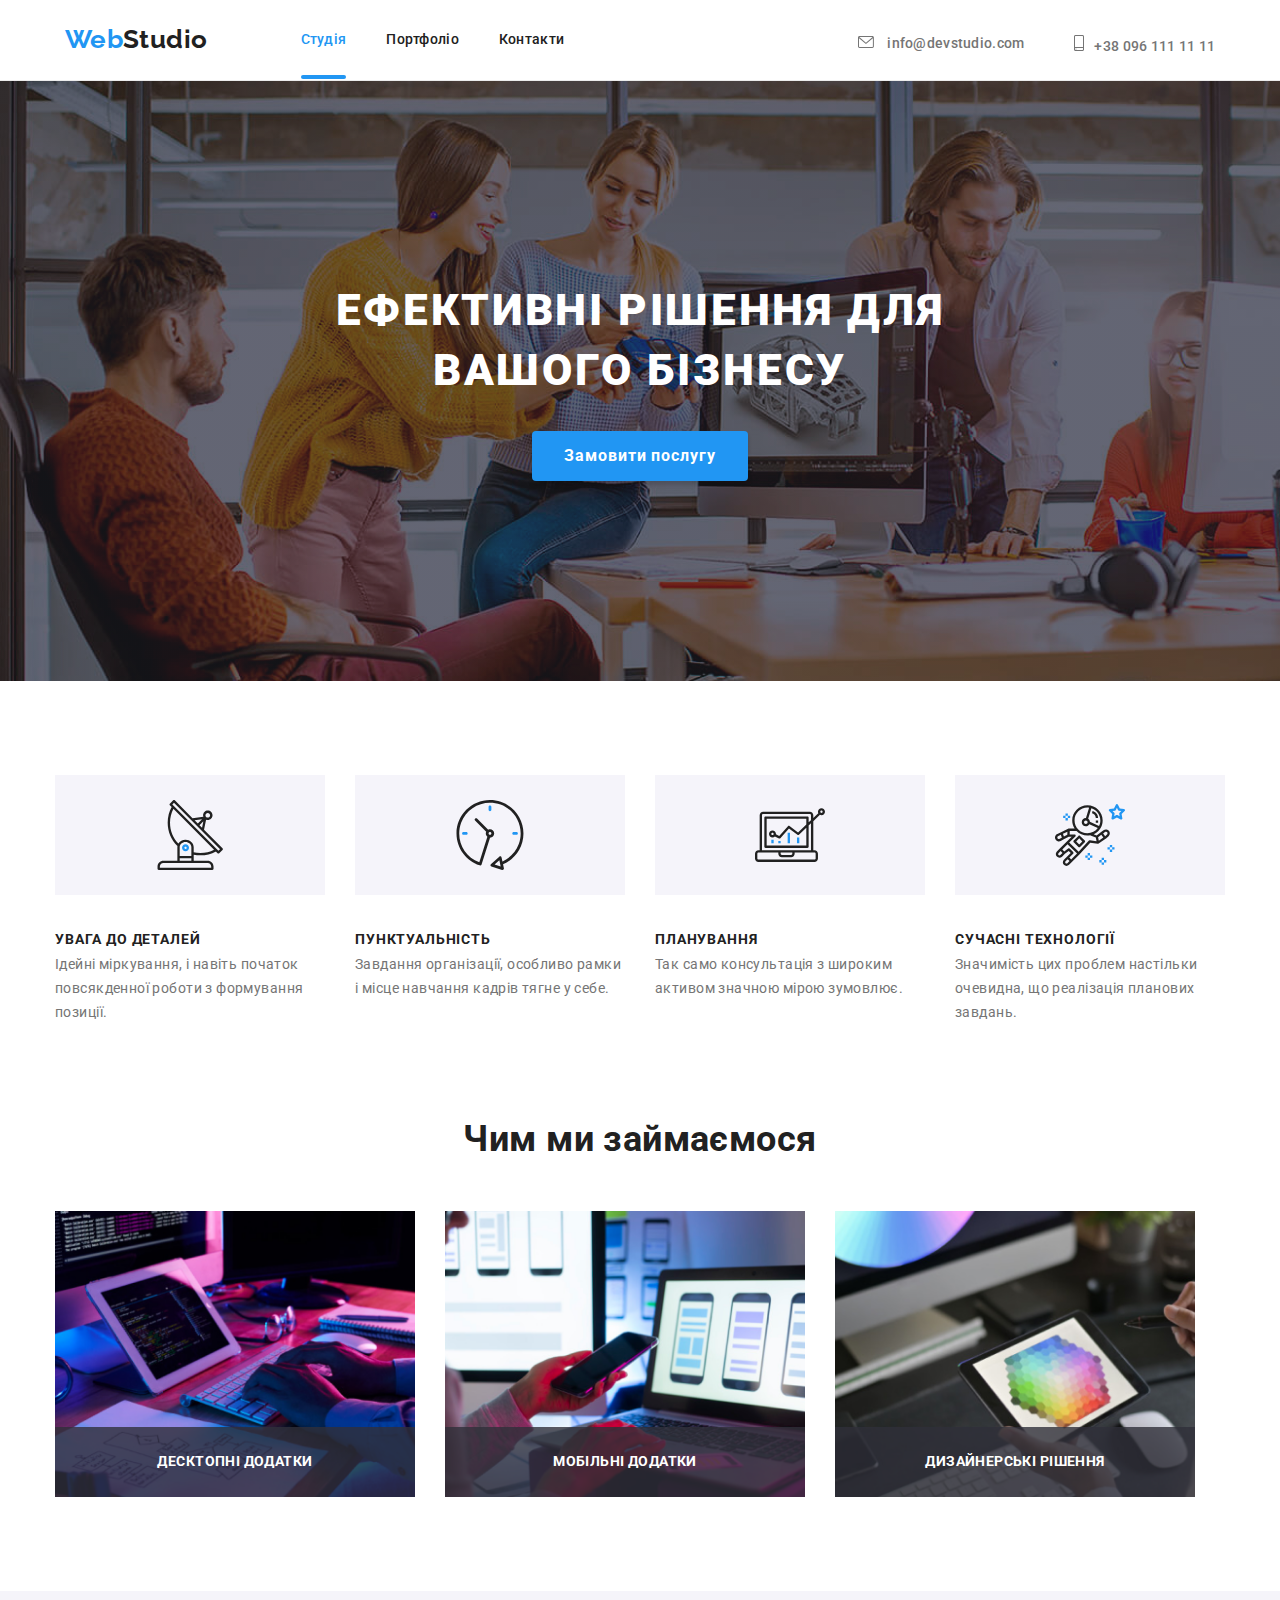
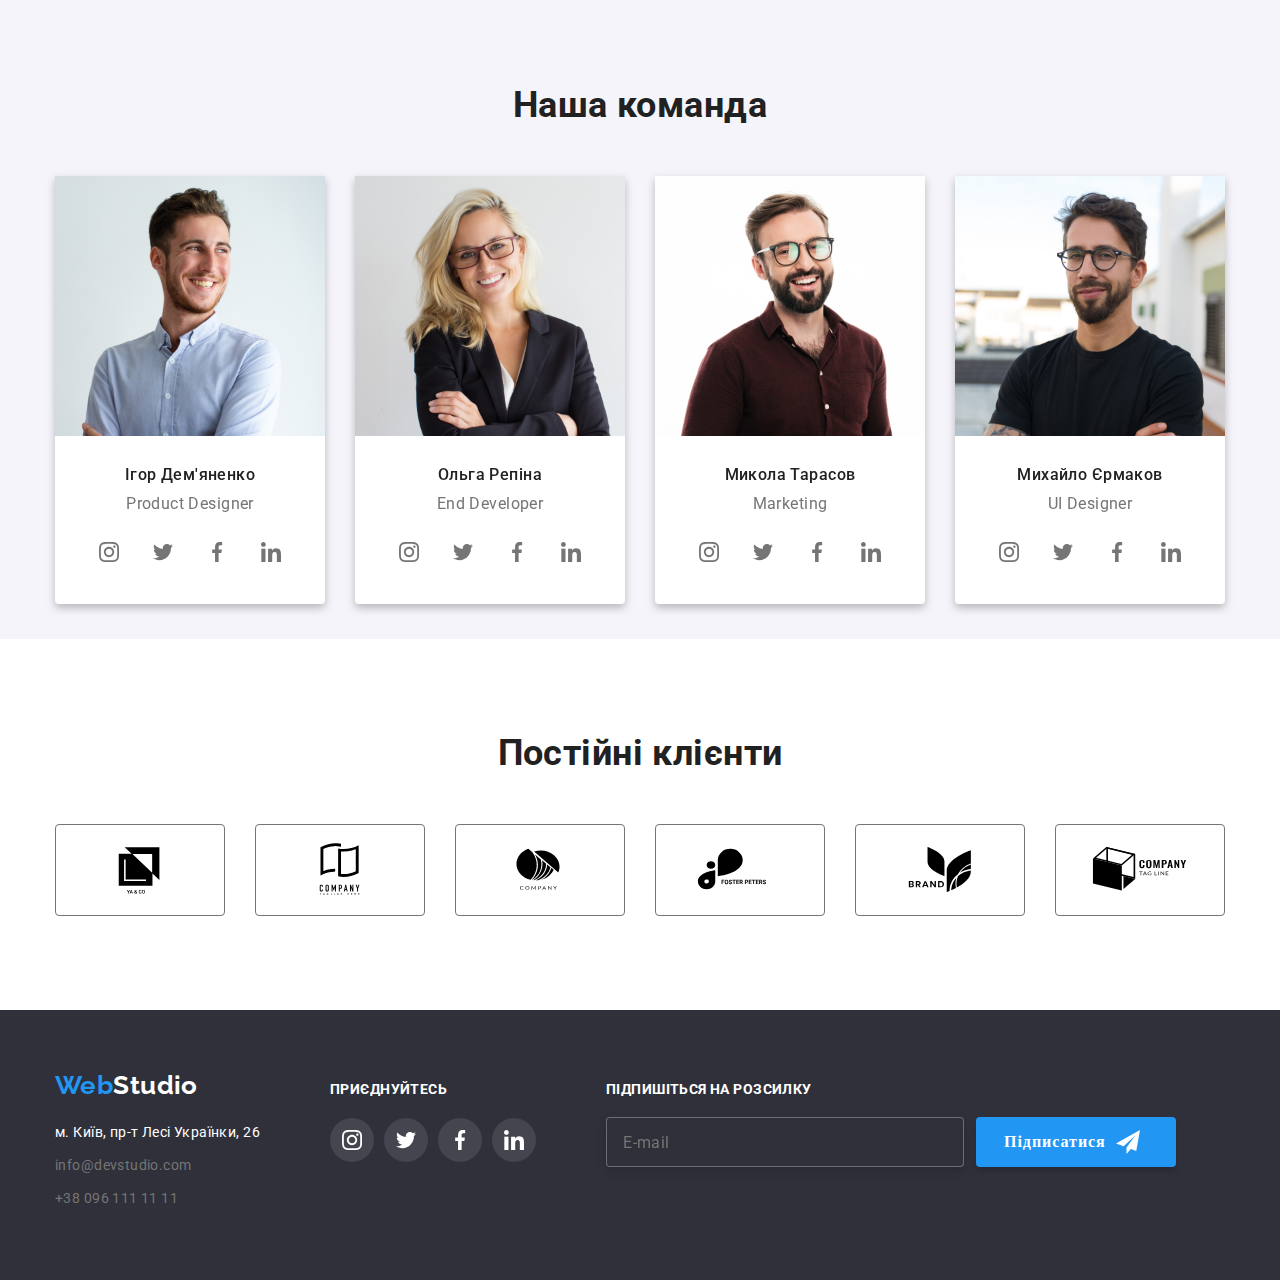
<file: index.html>
<!DOCTYPE html>
<html lang="uk">
<head>
    <meta charset="UTF-8">
    <meta http-equiv="X-UA-Compatible" content="IE=edge">
    <meta name="viewport" content="width=device-width, initial-scale=1.0">
    <title>Сайт веб студії</title>
    <link href="https://fonts.googleapis.com/css2?family=Raleway:wght@700&family=Roboto:wght@400;500;700;900&display=swap" rel="stylesheet">
    <link
    rel="stylesheet"
    href="https://cdnjs.cloudflare.com/ajax/libs/modern-normalize/1.0.0/modern-normalize.min.css"
  />
    <link rel="stylesheet" href="./css/styles.css">
</head>

<body class="container">
    <!-- Шапка -->
    
     <header class="header"><div class="center"><div class="unity">
       <nav class="menu"> 
        <a  href="./index" class="logo">Web<span class="logo-black">Studio</span></a>
       
        <ul class ="site-nav list"> 
          <li class="item"><a href = "" class="link current">Студія</a></li>
          <li class="item"><a href = "./portfolio.html" class="link">Портфоліо</a></li>
          <li class="item"><a href = "" class="link">Контакти</a></li>
        </ul>
      </nav> 
      <ul class ="list menu">    
        <li class="menu-item"><a class="adress-header" href="mailto:info@devstudio.com"> <svg class="tel-icon-svg" width="16" height="12">
                    <use href="./images/icons/icons.svg#icon-mail">
                    </use>
                </svg>
                info@devstudio.com</a></li> 
        <li class="menu-item"><a class="adress-header" href="tel:+380961111111"> <svg class="tel-icon-svg" width="10" height="16">
                    <use href="./images/icons/icons.svg#icon-smartphone">
                    </use>
                </svg>+38 096 111 11 11</a></li>
      </ul></div></div> 
      </header>
   
    <!-- Банер  -->
  <main>
    
     
      <section class="hero"><div class="center">
      
      <h1 class="hero-title">Ефективні рішення для <br>вашого бізнесу</h1></div>
      <div class="center"><button data-modal-open type="button" class="hero-button">Замовити послугу</button></div>
    </section> 
    <!-- Модальне вікно -->
    <div data-modal class="backdrop is-hidden">
      
      <div class="modal"><button data-modal-close type="button" class="close-btn"><svg class="close-svg" width="18" height="18"><use href="./images/icons/icons.svg#icon-icon-close-btn"></use></svg></button>
        <form class="clients-data">
           <p class="text-form">Залиште нам свої дані, ми вам передзвонимо</p>
          <div class="clients-field">  
            <label for="name" class="label-form"><span class="form-text">Ім'я</span><br>
            <input type="text" name="name" id="name" class="input-form"/><svg width="18" height="18" class="icon-form"><use href="./images/icons/icons.svg#icon-person-black"></use></svg></label>
          </div>
          <div class="clients-field">
            <label for="tel" class="label-form"><span class="form-text">Телефон</span><br>
            <input type="tel" name="tel" id="tel" class="input-form"/><svg width="18" height="18" class="icon-form"><use href="./images/icons/icons.svg#icon-phone-black"></use></svg></label>
          </div>
          <div class="clients-field">
            <label for="mail" class="label-form"><span class="form-text">Пошта</span><br>
            <input type="email" name="mail" id="mail" class="input-form"/><svg width="18" height="18" class="icon-form"><use href="./images/icons/icons.svg#icon-email-black"></use></svg></label>
          </div>
          <div class="clients-field">
            <label for="Коментар" class="coment-form"><span class="form-text">Коментар</span><br>
            <textarea name="Коментар" rows="7" placeholder="Введіть текст" id="Коментар" class="textarea"></textarea></label>
          </div>
        </form>
          <label class="form-agreement">
            <input class="form-checkbox" type="checkbox" name="agreement-checkbox"/>
            <svg class="form-checkbox-icon" width="16" height="15">
              <use class="unchecked" href="./images/icons/icons.svg#icon-sq-black"></use>
              <use class="checked" href="./images/icons/icons.svg#icon-icon-check"></use>
            </svg><p class="modal-content">Погоджуюся з розсилкою та приймаю<span class="modal-link">Умови договору</span></p></label>
          <button type="submit" class="submit-form">Відправити</button>
          
        
      </div>
    </div>

   <!-- Основна частина  -->
   
    <section class="section"><div class="center">
    <!-- <ul class="svg-list">
    <li class="img-box-1 list">
    <li class="img-box-1 list">
    <li class="img-box-1 list">
    <li class="img-box-1 list">
    </ul> -->
   
      
      
      
    <h2 class="hidden"> Наші переваги </h2>
    <ul class ="list"> 
        <li class="content-box-1"><div class="icon-box-1"><svg class="svg-box-1"  width="70" height="70"><use href="./images/icons/icons.svg#icon-antenna-1"></use></svg></div>
          <h3 class="h2-title">Увага до деталей</h2>
          <p class="content-style">Ідейні міркування, і навіть початок повсякденної роботи з формування позиції.</p>
        </li>
       <li class="content-box-1"><div class="icon-box-1"><svg class="svg-box-1"  width="70" height="70"><use href="./images/icons/icons.svg#icon-clock-2"></use></svg></div>
          <h3 class="h2-title">Пунктуальність</h2>
          <p class="content-style">Завдання організації, особливо рамки і місце навчання кадрів тягне у себе.</p>
        </li>
          <li class="content-box-1"><div class="icon-box-1"><svg class="svg-box-1"  width="70" height="70"><use href="./images/icons/icons.svg#icon-diagram-3"></use></svg></div>
          <h3 class="h2-title">Планування</h2>
          <p class="content-style">Так само консультація з широким активом значною мірою зумовлює.</p>
        </li>
        <li class="content-box-1"><div class="icon-box-1"><svg class="svg-box-1"  width="70" height="70"><use href="./images/icons/icons.svg#icon-astronaut-4"></use></svg></div>  
          <h3 class="h2-title">Сучасні технології</h2>
          <p class="content-style">Значимість цих проблем настільки очевидна, що реалізація планових завдань.</p>
        </li>
      </ul></div>
   </section>
  
   <!-- Чим займаємося -->
   
    <section class="section-2"><div class="center">
    <h2 class="title-style">Чим ми займаємося</h2>
    <ul class ="list">
        <li class="content-box-2"><div class="img-overlay"><p>десктопні додатки</p></div><img  src="images/box-1.png" alt="дизайн сайтів" width="370"></li>
        <li class="content-box-2"><div class="img-overlay"><p>мобільні додатки</p></div><img  src="images/box-2.png" alt="розробка сайту" width="370"></li>
        <li class="content-box-2"><div class="img-overlay"><p>дизайнерські рішення</p></div><img  src="images/box-3.png" alt="створення сайту" width="370"></li>
    </ul></div>
   </section>
  
   <!-- Наша команда -->
  
    <section class="section-team"><div class="center">
    <h2 class="title-style">Наша команда</h2>
    <ul class ="list">
        <li class="content-box-3"><img src="images/img-1.jpg" alt="Ігор Дем'яненко Product Designer" width="270">
          <div class="card-team"><h3 class="card">Ігор Дем'яненко</h3>
            <p class="card-content">Product Designer</p>
              <ul class="social-list">
                <li class="social-item"><a class="social-link"
                  href=""
                  target="_blank"
                  rel="noopener nofollow norefferer"
                  aria-label="">
                  <svg 
                  class="social-icon"
                  width="20px"
                  height="20px">
                  <use href="./images/icons/icons.svg#icon-instagram"></use></svg>
                  </a>
                </li>
                <li class="social-item"><a class="social-link"
                  href=""
                  target="_blank"
                  rel="noopener nofollow norefferer"
                  aria-label="">
                  <svg
                  class="social-icon"
                  width="20px"
                  height="20px">
                  <use href="./images/icons/icons.svg#icon-twitter"></use></svg>
                  </a>
                </li>
                <li class="social-item"><a class="social-link"
                  href=""
                  target="_blank"
                  rel="noopener nofollow norefferer"
                  aria-label="">
                  <svg
                  class="social-icon"
                  width="20px"
                  height="20px">
                  <use href="./images/icons/icons.svg#icon-facebook"></use></svg>
                  </a>
                </li>
                <li class="social-item">
                  <a class="social-link"
                  href=""
                  target="_blank"
                  rel="noopener nofollow norefferer"
                  aria-label="">
                  <svg
                  class="social-icon"
                  width="20px"
                  height="20px">
                  <use href="./images/icons/icons.svg#icon-linkedin"></use></svg>
                  </a>
                </li>
              </ul>
             </div> 
        <li class="content-box-3"><img src="images/img-2.jpg" alt="Ольга Репіна Front End Developer" width="270">
          <div class="card-team"><h3 class="card">Ольга Репіна</h3>
            <p class="card-content">End Developer</p>
              <ul class="social-list">
                <li class="social-item">
                  <a class="social-link"
                  href=""
                  target="_blank"
                  rel="noopener nofollow norefferer"
                  aria-label="">
                  <svg
                  class="social-icon"
                  width="20px"
                  height="20px">
                  <use href="./images/icons/icons.svg#icon-instagram"></use></svg>
                  </a>
                </li>
                <li class="social-item">
                  <a class="social-link"
                  href=""
                  target="_blank"
                  rel="noopener nofollow norefferer"
                  aria-label="">
                  <svg
                  class="social-icon"
                  width="20px"
                  height="20px">
                  <use href="./images/icons/icons.svg#icon-twitter"></use></svg>
                  </a>
                </li>
                <li class="social-item"><a class="social-link"
                  href=""
                  target="_blank"
                  rel="noopener nofollow norefferer"
                  aria-label="">
                  <svg
                  class="social-icon"
                  width="20px"
                  height="20px">
                  <use href="./images/icons/icons.svg#icon-facebook"></use></svg>
                  </a>
                </li>
                <li class="social-item"><a class="social-link"
                  href=""
                  target="_blank"
                  rel="noopener nofollow norefferer"
                  aria-label="">
                  <svg
                  class="social-icon"
                  width="20px"
                  height="20px">
                  <use href="./images/icons/icons.svg#icon-linkedin"></use></svg>
                  </a>
                </li>
              </ul>
             </div> 
          <li class="content-box-3"><img src="images/img-3.jpg" alt="Микола Тарасов Marketing" width="270">
            <div class="card-team"><h3 class="card">Микола Тарасов</h3>
              <p class="card-content">Marketing</p>
              <ul class="social-list">
                <li class="social-item"><a class="social-link"
                  href=""
                  target="_blank"
                  rel="noopener nofollow norefferer"
                  aria-label="">
                  <svg
                  class="social-icon"
                  width="20px"
                  height="20px">
                  <use href="./images/icons/icons.svg#icon-instagram"></use></svg>
                  </a>
                </li>
                <li class="social-item"><a class="social-link"
                  href=""
                  target="_blank"
                  rel="noopener nofollow norefferer"
                  aria-label="">
                  <svg
                  class="social-icon"
                  width="20px"
                  height="20px">
                  <use href="./images/icons/icons.svg#icon-twitter"></use></svg>
                  </a>
                </li>
                <li class="social-item"><a class="social-link"
                  href=""
                  target="_blank"
                  rel="noopener nofollow norefferer"
                  aria-label="">
                  <svg
                  class="social-icon"
                  width="20px"
                  height="20px">
                  <use href="./images/icons/icons.svg#icon-facebook"></use></svg>
                  </a>
                </li>
                <li class="social-item"><a class="social-link"
                  href=""
                  target="_blank"
                  rel="noopener nofollow norefferer"
                  aria-label="">
                  <svg
                  class="social-icon"
                  width="20px"
                  height="20px">
                  <use href="./images/icons/icons.svg#icon-linkedin"></use></svg>
                  </a>
                </li>
              </ul>
            </div> 
          <li class="content-box-3"><img src="images/img.jpg" alt="Михайло Єрмаков UI Designer" width="270">
            <div class="card-team"><h3 class="card">Михайло Єрмаков</h3><p class="card-content">UI Designer</p>
              <ul class="social-list">
                <li class="social-item"><a class="social-link"
                  href=""
                  target="_blank"
                  rel="noopener nofollow norefferer"
                  aria-label="">
                  <svg
                  class="social-icon"
                  width="20px"
                  height="20px">
                  <use href="./images/icons/icons.svg#icon-instagram"></use></svg>
                  </a>
                </li>
                <li class="social-item"><a class="social-link"
                  href=""
                  target="_blank"
                  rel="noopener nofollow norefferer"
                  aria-label="">
                  <svg
                  class="social-icon"
                  width="20px"
                  height="20px">
                  <use href="./images/icons/icons.svg#icon-twitter"></use></svg>
                  </a>
                </li>
                <li class="social-item"><a class="social-link"
                  href=""
                  target="_blank"
                  rel="noopener nofollow norefferer"
                  aria-label="">
                  <svg
                  class="social-icon"
                  width="20px"
                  height="20px">
                  <use href="./images/icons/icons.svg#icon-facebook"></use></svg>
                  </a>
                </li>
                <li class="social-item"><a class="social-link"
                  href=""
                  target="_blank"
                  rel="noopener nofollow norefferer"
                  aria-label="">
                  <svg
                  class="social-icon"
                  width="20px"
                  height="20px">
                  <use href="./images/icons/icons.svg#icon-linkedin"></use></svg> 
                  </a>
                </li>
        </ul></div>
    </ul></div>
   </section>
   <!-- section.section.client>.container>ul.clients-list>li.clients-items*6>a.clients-link -->
   <section class="section client">
    <h2 class="title-style">Постійні клієнти</h2>
    <ul class="clients-list list">
      <li class="clients-items"><a href="" class="clients-link">
        <svg class="clients-icons" width="106" height="60">
          <use href="./images/icons/icons.svg#icon-brand-1"></use>
        </svg>
      </a></li>
      <li class="clients-items"><a href="" class="clients-link">
        <svg class="clients-icons" width="106" height="60">
          <use href="./images/icons/icons.svg#icon-brand-2"></use>
        </svg>
      </a></li>
      <li class="clients-items"><a href="" class="clients-link">
        <svg class="clients-icons" width="106" height="60">
          <use href="./images/icons/icons.svg#icon-brand-3"></use>
        </svg>
      </a></li>
      <li class="clients-items"><a href="" class="clients-link">
        <svg class="clients-icons" width="106" height="60">
          <use href="./images/icons/icons.svg#icon-brand-4"></use>
        </svg>
      </a></li>
      <li class="clients-items"><a href="" class="clients-link">
        <svg class="clients-icons" width="106" height="60">
          <use href="./images/icons/icons.svg#icon-brand-5"></use>
        </svg>
      </a></li>
      <li class="clients-items"><a href="" class="clients-link">
        <svg class="clients-icons" width="106" height="60">
          <use href="./images/icons/icons.svg#icon-brand-6"></use>
        </svg>
      </a></li>
    </ul>
   </section>
  
  </main>
   <!-- Футер -->
  
    <footer class="footer">
    <div class="container-footer">
      <div class="">
          <li class="footer-column"><a href="" class="logo-footer">Web<span class="logo-white">Studio</span></a>
       
            <ul class="list column">
      
              <li class ="list-item"><address><a class="map" href="https://goo.gl/maps/CK46GkGWywx9CYvd6">м. Київ, пр-т Лесі Українки, 26</a></address></li>
              <li class ="list-item"><address><a class="adress" href ="info@devstudio.com">info@devstudio.com</a></address></li>
              <li class ="list-item"><address><a class="adress" href="tel:+380961111111">+38 096 111 11 11</a></address></li>
      
            </ul>
          </li>
        
      </div>
      <div class="">
        <p class="footer-title">Приєднуйтесь</p>
          <ul class="footer-icons list">
            <li class="footer-icon"><a class="footer-link"
              href=""
              target="_blank"
              rel="noopener nofollow norefferer"
              aria-label="">
              <svg
              class="f-icon"
              width="20px"
              height="20px">
              <use href="./images/icons/icons.svg#icon-instagram"></use></svg></a>
            </li>
            <li class="footer-icon"><a class="footer-link"
              href=""
              target="_blank"
              rel="noopener nofollow norefferer"
              aria-label="">
              <svg
              class="f-icon"
              width="20px"
              height="20px">
              <use href="./images/icons/icons.svg#icon-twitter"></use></svg></a>
            </li>
            <li class="footer-icon"><a class="footer-link"
              href=""
              target="_blank"
              rel="noopener nofollow norefferer"
              aria-label="">
              <svg
              class="f-icon"
              width="20px"
              height="20px">
              <use href="./images/icons/icons.svg#icon-facebook"></use></svg></a>
            </li>
            <li class="footer-icon"><a class="footer-link"
              href=""
              target="_blank"
              rel="noopener nofollow norefferer"
              aria-label="">
              <svg
              class="f-icon"
              width="20px"
              height="20px">
              <use href="./images/icons/icons.svg#icon-linkedin"></use></svg></a>
            </li>
        </ul>
      </div>
      <div>
       <p class="footer-text">Підпишіться на розсилку</p>
        <form class = "footer-form">
          <label for="mail-footer" class="">
            <input type="mail" name="mail-footer" id="mail-footer" placeholder="E-mail" class="f-input-form"/>
          </label>
          <button type="submit" class="footer-submit">Підписатися<svg class="submit-svg" width="24" height="24"><use href="./images/icons/icons.svg#icon-send-mail"></use></svg></button>    
        </form>

      </div>
    </div>
  
  </footer>
 <script src="./js/modal.js"></script> 
</body>
</html>
</file>
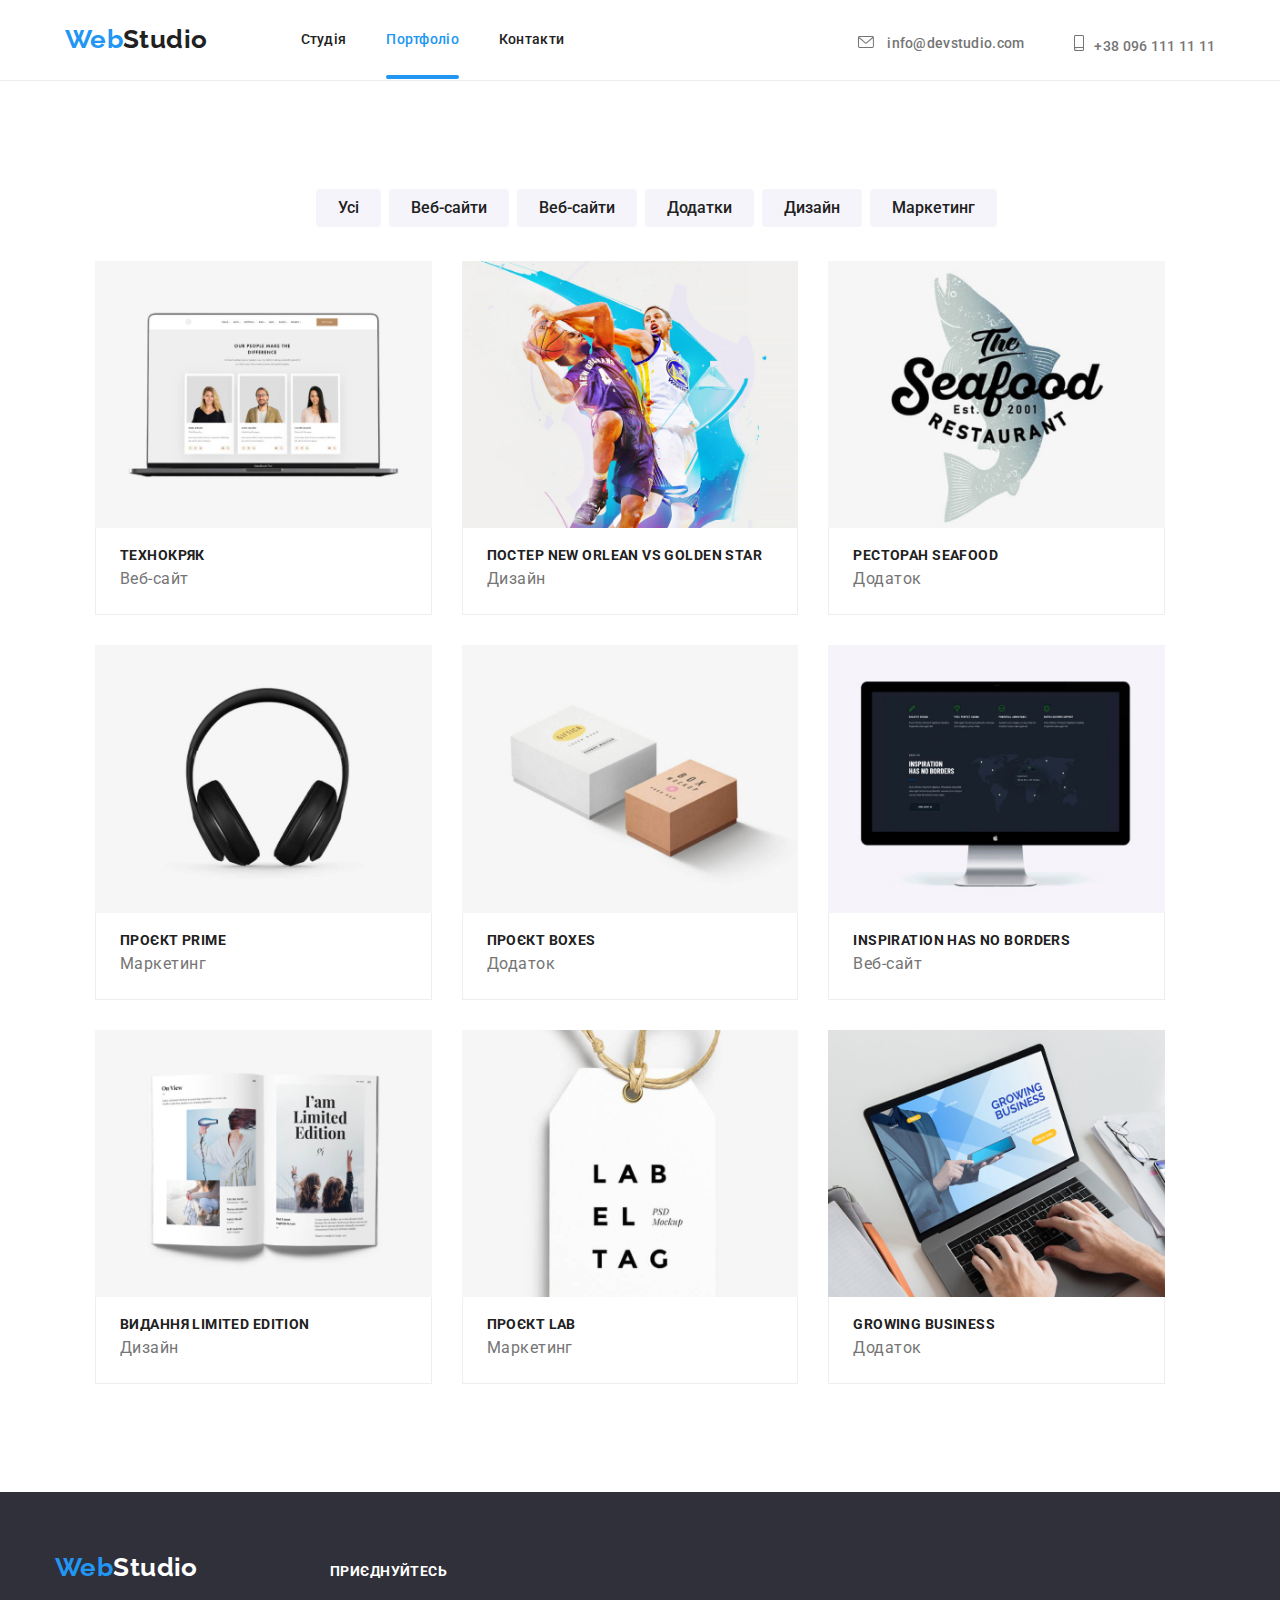
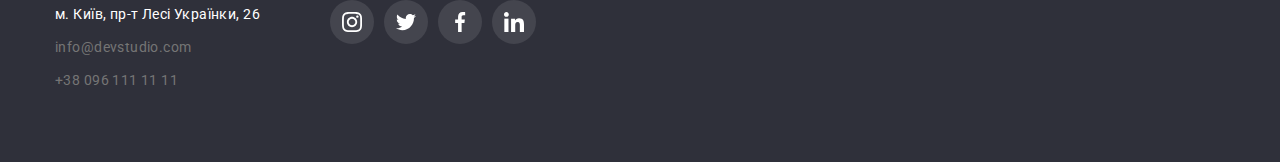
<file: portfolio.html>
<!DOCTYPE html>
<html lang="uk">
<head>
    <meta charset="UTF-8">
    <meta http-equiv="X-UA-Compatible" content="IE=edge">
    <meta name="viewport" content="width=device-width, initial-scale=1.0">
    <title>Сайт веб студії</title>
    <link href="https://fonts.googleapis.com/css2?family=Raleway:wght@700&family=Roboto:wght@400;500;700;900&display=swap" rel="stylesheet">
    <link
    rel="stylesheet"
    href="https://cdnjs.cloudflare.com/ajax/libs/modern-normalize/1.0.0/modern-normalize.min.css"
  />
    <link rel="stylesheet" href="./css/styles.css">
</head>
<main>
<body>
  <header class="header"><div class="center"><div class="unity">
       <nav class="menu"> 
        <a  href="./index" class="logo">Web<span class="logo-black">Studio</span></a>
       
        <ul class ="site-nav list"> 
          <li class="item"><a href = "./index.html" class="link">Студія</a></li>
          <li class="item"><a href = "" class="link current">Портфоліо</a></li>
          <li class="item"><a href = "" class="link">Контакти</a></li>
        </ul>
      </nav> 
      <ul class ="list menu">    
        <li class="menu-item"><a class="adress-header" href="mailto:info@devstudio.com"> <svg class="tel-icon-svg" width="16" height="12">
                    <use href="./images/icons/icons.svg#icon-mail">
                    </use>
                </svg>
                info@devstudio.com</a></li> 
        <li class="menu-item"><a class="adress-header" href="tel:+380961111111"> <svg class="tel-icon-svg" width="10" height="16">
                    <use href="./images/icons/icons.svg#icon-smartphone">
                    </use>
                </svg>+38 096 111 11 11</a></li>
      </ul></div></div> 
      </header>
      <main>  
      <section class="section"><div class="center">
        <h1 class="hidden">Portfolio</h1>
        <ul class="list-b">
            <li class="list-button"><button class="button secondary">Усі</button></li>
            <li class="list-button"><button class="button secondary">Веб-сайти</button></li>
            <li class="list-button"><button class="button secondary">Веб-сайти</button></li>
            <li class="list-button"><button class="button secondary">Додатки</button></li>
            <li class="list-button"><button class="button secondary">Дизайн</button></li>
            <li class="list-button"><button class="button secondary">Маркетинг</button></li>
        </ul>
      
        <ul class="list-content">
          <li class="content-list">
            <div class="box"><a class="content-link" href=""><img src="./images/p-1.jpg" alt="Веб-сайт Технокряк" width="370">
              <div class="overlay"><p>Ресурс пропонує комплексні пропозиції з різним рівнем функціоналу та сервісів. Все це дозволить відвідувачу отримати вичерпні відомості про компанію чи приватну особу.</p>
              </div></div>
              
              <div class="content-block"><h2 class="portfolio-h2title">Технокряк</h2>
            <p class="text-portfolio">Веб-сайт</p></div></a>
          </li>
          <li class="content-list">
            <div class="box"><a class="content-link" href=""><img src="./images/p-2.jpg" alt="Дизайн Постер New Orlean vs Golden Star" width="370">
              <div class="overlay"><p>Ресурс пропонує комплексні пропозиції з різним рівнем функціоналу та сервісів. Все це дозволить відвідувачу отримати вичерпні відомості про компанію чи приватну особу.</p>
              </div></div>
              <div class="content-block"><h2 class="portfolio-h2title">Постер New Orlean vs Golden Star</h2>
            <p class="text-portfolio">Дизайн</p></div></a>
          </li>
          <li class="content-list">
            <div class="box"><a class="content-link" href=""><img src="./images/p-3.jpg" alt="Додаток Ресторан Seafood" width="370">
              <div class="overlay"><p>Ресурс пропонує комплексні пропозиції з різним рівнем функціоналу та сервісів. Все це дозволить відвідувачу отримати вичерпні відомості про компанію чи приватну особу.</p>
              </div></div>
              <div class="content-block"><h2 class="portfolio-h2title">Ресторан Seafood</h2>
            <p class="text-portfolio">Додаток</p></div></a>
          </li>
          <li class="content-list">
            <div class="box"><a class="content-link" href=""><img src="./images/p-4.jpg" alt="Маркетинг Проєкт Prime" width="370">
               <div class="overlay"><p>Ресурс пропонує комплексні пропозиції з різним рівнем функціоналу та сервісів. Все це дозволить відвідувачу отримати вичерпні відомості про компанію чи приватну особу.</p>
              </div></div>
              <div class="content-block"><h2 class="portfolio-h2title">Проєкт Prime</h2>
            <p class="text-portfolio">Маркетинг</p></div></a>
          </li>
          <li class="content-list">
            <div class="box"><a class="content-link" href=""><img src="./images/p-5.jpg" alt="Додаток Проєкт Boxes" width="370">
              <div class="overlay"><p>Ресурс пропонує комплексні пропозиції з різним рівнем функціоналу та сервісів. Все це дозволить відвідувачу отримати вичерпні відомості про компанію чи приватну особу.</p>
              </div></div>
              <div class="content-block"><h2 class="portfolio-h2title">Проєкт Boxes</h2>
            <p class="text-portfolio">Додаток</p></div></a>
          </li>
          <li class="content-list">
            <div class="box"><a class="content-link" href=""><img src="./images/p-6.jpg" alt="Веб-сайт Inspiration has no Borders" width="370">
              <div class="overlay"><p>Ресурс пропонує комплексні пропозиції з різним рівнем функціоналу та сервісів. Все це дозволить відвідувачу отримати вичерпні відомості про компанію чи приватну особу.</p>
              </div></div>
              <div class="content-block"><h2 class="portfolio-h2title">Inspiration has no Borders</h2>
            <p class="text-portfolio">Веб-сайт</p></div></a>
          </li>
          <li class="content-list">
            <div class="box"><a class="content-link" href=""><img src="./images/p-7.jpg" alt="Дизайн Видання Limited Edition" width="370">
              <div class="overlay"><p>Ресурс пропонує комплексні пропозиції з різним рівнем функціоналу та сервісів. Все це дозволить відвідувачу отримати вичерпні відомості про компанію чи приватну особу.</p>
              </div></div>
              <div class="content-block"><h2 class="portfolio-h2title">Видання Limited Edition</h2>
            <p class="text-portfolio">Дизайн</p></div></a>
          </li>
          <li class="content-list">
            <div class="box"><a class="content-link" href=""><img src="./images/p-8.jpg" alt="Маркетинг Проєкт LAB" width="370">
              <div class="overlay"><p>Ресурс пропонує комплексні пропозиції з різним рівнем функціоналу та сервісів. Все це дозволить відвідувачу отримати вичерпні відомості про компанію чи приватну особу.</p>
              </div></div>
              <div class="content-block"><h2 class="portfolio-h2title">Проєкт LAB</h2>
            <p class="text-portfolio">Маркетинг</p></div></a>
          </li>
          <li class="content-list">
            <div class="box"><a class="content-link" href=""><img src="./images/p-9.jpg" alt="Додаток Growing Business" width="370">
              <div class="overlay"><p>Ресурс пропонує комплексні пропозиції з різним рівнем функціоналу та сервісів. Все це дозволить відвідувачу отримати вичерпні відомості про компанію чи приватну особу.</p>
              </div></div>
              <div class="content-block"><h2 class="portfolio-h2title">Growing Business</h2>
            <p class="text-portfolio">Додаток</p></div></a>
          </li>
        </ul></div>
        </section>  
      
      </main>
      
  <footer class="footer">
    <div class="container-footer">
      <div class="">
        
    
          <li class="footer-column"><a href="" class="logo-footer">Web<span class="logo-white">Studio</span></a>
       
            <ul class="list column">
      
              <li class ="list-item"><address><a class="map" href="https://goo.gl/maps/CK46GkGWywx9CYvd6">м. Київ, пр-т Лесі Українки, 26</a></address></li>
              <li class ="list-item"><address><a class="adress" href ="info@devstudio.com">info@devstudio.com</a></address></li>
              <li class ="list-item"><address><a class="adress" href="tel:+380961111111">+38 096 111 11 11</a></address></li>
      
            </ul>
          </li>
        
      </div>
      <div class="">
        <p class="footer-title">Приєднуйтесь</p>
          <ul class="footer-icons list">
            <li class="footer-icon"><a class="footer-link"
              href=""
              target="_blank"
              rel="noopener nofollow norefferer"
              aria-label="">
              <svg
              class="f-icon"
              width="20px"
              height="20px">
              <use href="./images/icons/icons.svg#icon-instagram"></use></svg></a>
            </li>
            <li class="footer-icon"><a class="footer-link"
              href=""
              target="_blank"
              rel="noopener nofollow norefferer"
              aria-label="">
              <svg
              class="f-icon"
              width="20px"
              height="20px">
              <use href="./images/icons/icons.svg#icon-twitter"></use></svg></a>
            </li>
            <li class="footer-icon"><a class="footer-link"
              href=""
              target="_blank"
              rel="noopener nofollow norefferer"
              aria-label="">
              <svg
              class="f-icon"
              width="20px"
              height="20px">
              <use href="./images/icons/icons.svg#icon-facebook"></use></svg></a>
            </li>
            <li class="footer-icon"><a class="footer-link"
              href=""
              target="_blank"
              rel="noopener nofollow norefferer"
              aria-label="">
              <svg
              class="f-icon"
              width="20px"
              height="20px">
              <use href="./images/icons/icons.svg#icon-linkedin"></use></svg></a>
            </li>
        </ul>
      </div>
    </div>
</body>
</html>
</file>
<file: css/styles.css>
:root{
    --primary-text-color:  #757575;
    --title-text-color:#212121;
    --accent-color:#2196F3;
    --bgrd-color:#fff;
    --footer-bgrd: #2F303A;

}
h2, h3, h4, h5, h6{
    color:var(--title-text-color);
}
html {
	box-sizing: border-box;
}

*,
*::after,
*::before {
	box-sizing: inherit;
}

h1,
h2,
h3,
h4,
h5,
h6,
p {
	margin: 0;
    
}

img {
	display: block;
	max-width: 100%;
	height: auto;
    
}
.ul { 
    list-style: none; 
    padding-left: 0; 
    margin: 0; 
}


.list {
	list-style: none;
	padding-left: 0;
	margin: 0;
}

body{
    background-color: var(--bgrd-color);
    color:var(--primary-text-color);
    font-family: 'Roboto', sans-serif;
    letter-spacing: 0.03em;
    font-size: 14px;
    font-weight: 400;   
    
}

.center{
    width: 1200px;
    padding-right: 15px;
    padding-left: 15px;
    margin-right: auto;
    margin-left: auto;
}
.unity{
    display: flex;
    align-items: baseline;
    justify-content: center;
}
.header{
    display: flex;
    
    border-bottom: 
    #ECECEC 1px solid;
       
}
.menu{
    display: flex;
    
    
}
.menu-item{
    margin-left:50px;
    
    
    
}
.logo{
    display: flex;
    font-family: 'Raleway', sans-serif;
    font-weight: 700;
    font-size: 26px;
    line-height: 1.19;
    color:var(--accent-color);
    text-decoration: none;
    margin-right: 93px;
    
    padding-top: 24px;
    padding-bottom: 25px;
    

}
.logo > .logo-black{
    color:var(--title-text-color);
    
}
.site-nav{
    
    font-style: normal;
    font-weight: 500;
    line-height: 1.14;
    letter-spacing: 0.02em;
    margin-right: 244px;
    align-items: center;
    

}

.site-nav .item {
    margin-right: 40px;
   
}
.site-nav .item:last-child{
    margin-right: 0;
}

.site-nav .link.current{
    color: var(--accent-color);
}

.adress-header{
    margin-left: auto;
    text-decoration: none;
    font-weight: 500;
    line-height: 1.14;
    letter-spacing: 0.02em;
    color: var(--primary-text-color);
   
    
}
/* Банер */
.hero{
    background-color: var(--footer-bgrd);
    text-align: center;
    height: 600px;
    padding-bottom: 200px;
    align-items: center;
    background-size: cover;
    padding-top: 200px;
    max-width: 1600px;
    background-image: linear-gradient(rgba(47, 48, 58, 0.4), rgba(47, 48, 58, 0.4)), 
    url(../images/hero-background.png);
    background-repeat: no-repeat;
    
}

.hero-title{
    color: var(--bgrd-color);
    font-weight: 900;
    font-size: 44px;
    line-height: 1.36;
    letter-spacing: 0.06em;
    text-transform: uppercase;
    padding-bottom: 30px;

}
/* Кнопка банера */

.hero-button{
    font-weight: 700;
    font-family: inherit;
    font-size: 16px;
    line-height: 1.88;
    letter-spacing: 0.06em;
    color: var(--bgrd-color);
    background: var(--accent-color);
    border-radius: 4px;
    box-shadow: 0px 4px 4px rgba(0, 0, 0, 0.15);
    display: inline-flex;
    justify-content: center;
    align-items: center;
    width: 216px;
    height: 50px;
    border: none;
      
}

.hero-button:focus, .hero-button:active{
    background: #188CE8;
    border: 1px solid #000000;
    box-shadow: 0px 4px 4px rgba(0, 0, 0, 0.15);
    border-radius: 4px;
}

/* Основна частина */

.section{
    padding-top: 94px;
    padding-bottom: 94px;
}
.section-2{
    padding-bottom: 94px;
}


.content-box-1{
    /* align-items: center; */
    width: 270px;
    margin-right:30px;
    
}
.icon-box-1 {
    display: flex;
    align-items: center;
    justify-content: center;
    width: 270px;
    height: 120px;
    margin-bottom: 30px;
    margin-right: 10px;
    background-color: #F5F4FA;
}

.svg-box-1{
    
    background-color: #F5F4FA;
    
    
}

.content-box-2{
    position: relative;
    margin-right:30px;
    padding-top:50px;
    

}
.content-box-3{
    
    width: 270px;
    padding-bottom: 30px;
    margin-top: 50px;
    margin-right: 30px;
    align-items: center; 
    background-color: #fff;
    text-align: center; 
    border-radius: 0px 0px 4px 4px; 
    
    filter: drop-shadow(0px 4px 4px rgba(0, 0, 0, 0.25));
}

.card{
    
    font-style: inherit;
    font-weight: 500;
    font-size: 16px;
    line-height: 1.18;
    text-align: center;
    color:var(--title-text-color);
}
.card-team{
    padding-top: 30px;
    
}



.h2-title{
    font-weight: 700;
    font-size: 14px;
    line-height: 1.14;
    text-transform: uppercase;
    color:var(--title-text-color);
    font-weight: 700;
    
    line-height: 2;
/* identical to box height, or 200% */

    letter-spacing: 0.06em;
    
}
.title-style{
    font-weight: 700;
    font-size: 36px;
    line-height: 1.16;
    text-align: center;
    color: var(--title-text-color);
}

.card-content{
    font-size: 16px;
    line-height: 1.18;
    text-align: center;
    font-style: inherit;
    padding-top:10px;
    padding-bottom:16px;
}
.content-style{
    font-style: inherit;
    
    
    font-weight: 400;
    font-size: 14px;
    line-height: 1.71;
    letter-spacing: 0.03em;
    
}

.section-team{
    background-color: #F5F4FA;
    height: 648px;
    padding-top: 94px;
    padding-bottom: 94px;
    background-size: cover;
}
/* Футер */

.footer{
 background-color: var(--footer-bgrd);
 padding:60px 0;
 width: cover;
 
 
 
}
.container-footer {
    display: flex;
    align-items: baseline;
    width: 1200px;
    padding-right: 15px;
    padding-left: 15px;
    margin-right: auto;
    margin-left: auto;
    gap:70px;

}

.footer-column{
    list-style: none;
}

.footer-icons {
    
    width: 206px;
    display: inline-block;
    gap:10px;

}
.footer-icon {
    background: rgba(255, 255, 255, 0.1);
    width: 44px;
    height: 44px;
    border-radius: 50%;
    fill: currentColor;

}
.f-icon{
    fill:var(--bgrd-color);
}
.footer-link:hover, .footer-link:focus{
    fill: var(--bgrd-color);
    background-color: var(--accent-color);
    border-radius: 50%;

    
}
.footer-link {
    display: flex;
    align-items: center;
    justify-content: center;
    width: 100%;
    height: 100%;

    color: var(--primary-text-color);
    transition: 250ms cubic-bezier(0.4, 0, 0.2, 1);
    
}

.logo-footer{
    display: flex;
    font-family: 'Raleway', sans-serif;
    font-weight: 700;
    font-size: 26px;
    line-height: 1.19;
    color:var(--accent-color);
    text-decoration: none;
    margin-bottom: 20px;
    
}
.logo-white{
    color:var(--bgrd-color);
}

.footer-title{
    font-weight: 700;
    font-size: 14px;
    line-height: 1.14;
    letter-spacing: 0.03em;
    text-transform: uppercase;
    
    color: #FFFFFF;
    
    margin-bottom: 20px;
    
    
}




/* Прибрані крапки у списках */
.list{
    list-style: none;
    display: flex;
}

.button, .hero-button{
    cursor:pointer;
    font-family: inherit;
}

.button{
    font-weight: 500;
    font-size: 16px;
    line-height: 1.62;
    text-align: center;
    background: #F5F4FA;
    border: none;
    border-radius: 4px;
    padding: 6px 22px;

    color: var(--title-text-color);
}
.secondary{
    transition: background-color 250ms cubic-bezier(0.4, 0, 0.2, 1), box-shadow 0px 4px 4px rgba(0, 0, 0, 0.25) 250ms cubic-bezier(0.4, 0, 0.2, 1), color var(--bgrd-color) 250ms cubic-bezier(0.4, 0, 0.2, 1);
}

.secondary:hover, .secondary:focus{
   color:var(--bgrd-color);
   background-color: var(--accent-color);
   box-shadow: 0px 4px 4px rgba(0, 0, 0, 0.25);
   transition: background-color 250ms cubic-bezier(0.4, 0, 0.2, 1);
   
   
}

.content-link:focus, .content-link:hover{
    box-shadow: 0px 4px 4px rgba(0, 0, 0, 0.25);
    
}

.link{
    position: relative;
    
    color:var(--title-text-color);
    text-decoration: none;
    font-weight: 500;
    line-height: 1.14;
    letter-spacing: 0.02em;
    padding-top: 32px;
    padding-bottom: 32px;
    transition: color 250ms cubic-bezier(0.4, 0, 0.2, 1);
}
.link:hover,.link:focus, .adress-header:hover, .adress-header:focus{
    color:var(--accent-color);
    
}

.adress{
    color:var(--primary-text-color);
    text-decoration: none;
    font-style: normal;
    line-height: 1.71;
    transition: color 250ms cubic-bezier(0.4, 0, 0.2, 1);
    
    
}
.adress:hover,.link:focus{
    color:var(--accent-color);
    
}
.adress-list{
    text-decoration: none;
}
.map{
    font-style: normal;
    text-decoration: none;
    line-height: 1.71;
    color: var(--bgrd-color);
  
}
.list-item{
    margin-bottom: 9px;
}
.hidden{
    display: none;
}

.map{
    color:var(--bgrd-color);
}
a{
    text-decoration: none;
    
}
.column{
    flex-direction: column;
    
}

/* Портфоліо */

.list-b{
    list-style: none;
    display: flex;
    align-items: center;
    justify-content: center;
    margin-bottom:34px;
    
}

.list-button{
    margin-right: 8px;
   
      
}
.list-content{
    display:flex;
    flex-wrap: wrap;
    gap: 30px;
    
}
.list-content>.content-list{
    padding: 0;
    list-style: none;
    flex-basis: calc(100% / 3 - 40px);
    transition: box-shadow transform 250ms ease cubic-bezier(0.4, 0, 0.2, 1)
    
    
    
}
.content-link{
    display: block;
    transition: box-shadow 250ms cubic-bezier(0.4, 0, 0.2, 1);

}
.content-block{
    font-style: inherit;
    margin-top: 0;
    padding-top:20px;
    padding-bottom: 20px;
    padding-left: 24px;
    padding-right: 24px;
    list-style: none;
    text-decoration: none;
    border-bottom: 1px solid #EEEEEE;
    border-left: 1px solid #EEEEEE;
    border-right: 1px solid #EEEEEE;
}
.portfolio-h2title{
    font-style: inherit;
    font-weight: 700;
    font-size: 14px;
    line-height: 1.14;
    text-transform: uppercase;
    color:var(--title-text-color); 
}

.portfolio-content{
    font-size: 16px;
    line-height: 1.18;
    font-style: inherit;
    color: var(--primary-text-color);
    text-decoration: none;
}

.text-portfolio{
    font-weight: 400;
    font-size: 16px;
    line-height: 1.88;
    text-decoration: none;
    color:var(--primary-text-color);
    letter-spacing: 0.03em;
}
/* -----------
/* Іконки */
/* ----------- */ 
.tel-icon-svg{
    fill:currentColor;
}
.tel-icon-svg{
    margin-right: 10px;
}


.social-list{
    display:flex;
    
    gap: 10px;
    list-style: none;
    padding-left: 32px;
    padding-right: 32px;
    align-items: center;
    justify-content: center;
    
    
}


.social-icon {
    fill: currentColor;
}

.social-link:hover,.social-link:focus{
    color: var(--bgrd-color);
    background-color: var(--accent-color);
    border-radius: 50%;

}

.social-item{
    display: flex;
    
    width: 44px;
    height: 44px;
    
    /* color: var(--primary-text-color); */
    
    
}
.social-link {
    display: flex;
    justify-content: center;
    align-items: center;
    width: 100%;
    height: 100%;
    color: var(--primary-text-color);
    transition: background-color 250ms cubic-bezier(0.4, 0, 0.2, 1), color 250ms cubic-bezier(0.4, 0, 0.2, 1);
  }
/* ,,,,,,,,,,,,,,,,,,
Секція клієнти
,,,,,,,,,,,,,,,, */

  .clients-list{
    display:flex;
    justify-content:center;
    align-items: center;
    gap:30px;
    padding-top: 50px;
    text-decoration: none;
    list-style: none;
    
  }
  
  .clients-link:hover, .clients-link:focus{
    fill: var(--accent-color);
    
    border-color: var(--accent-color);
  }
  
  .clients-link{
    
    display:flex;
    justify-content:center;
    align-items: center;
    
    color: var(--primary-text-color);
    border: 1px solid var(--primary-text-color);
    border-radius: 4px;
    width: 170px;
    height: 92px;
    

    transition: fill 250ms cubic-bezier(0.4, 0, 0.2, 1),
    border-color 250ms cubic-bezier(0.4, 0, 0.2, 1);

  }
  
 /* ----------------
  Блок анімації
  ---------------- */
 .box {
    position: relative;
    overflow: hidden;
    
 }
 .content-list:hover, .content-list:focus{
    box-shadow: 0px 4px 4px rgba(0, 0, 0, 0.25);
 }
 .content-list:hover .overlay {
    transform: translateY(0);
    
 }

 .overlay {
    position: absolute;
    display: flex;
    align-items: center;
    top: 0;
    left: 0;
    width: 100%;
    height: 100%;
    
    
    background: rgba(33, 150, 243, 0.9);

    transform: translateY(101%);
    transition: transform 250ms  cubic-bezier(0.4, 0, 0.2, 1);
 }
 .overlay>p {
    font-family: inherit;
    font-style: normal;
    font-size: 18px;
    line-height: 1.56;
    letter-spacing: 0.03em;
    color: #FFFFFF;
    
    padding-top: 24px;
    padding-bottom: 24px;
    padding-left: 24px;
    padding-right: 24px;
    
    align-items: center;
    justify-content: center;
    
 }

 

 /* Модальне вікно */
.backdrop{
    position: fixed;
    top:0;
    left:0;
    z-index: 10;
    
    height: 100%;
    width: 100%;
    
}
.backdrop.is-hidden{
    opacity: 0;
    pointer-events: none;
    visibility: hidden;
}

 .modal{
    position: absolute;
    top: 50%;
    left: 50%;
    transform: translate(-50%, -50%);
    
    background-color: #fff;
    box-shadow: 0px 1px 3px rgba(0, 0, 0, 0.12), 0px 1px 1px rgba(0, 0, 0, 0.14), 0px 2px 1px rgba(0, 0, 0, 0.2);
    border-radius: 4px;

    height: 581px;
    width: 528px;
    

 }
 .close-btn {
    position: absolute;
    width: 30px;
    height: 30px;

    display: flex;
    align-items: center;
    justify-items: center;
    
    top: 8px;
    right: 8px;
    border-radius: 50%;
    border: 1px solid var(--primary-text-color);
    
    padding: 0;
    cursor: pointer;
    align-items: center;
    justify-content: center;
 }

  .img-overlay{
    position: absolute;
    /* top: 216px; */
    bottom:0;
    left: 0;
    width: 100%;
    height: 70px;
    background: rgba(47, 48, 58, 0.8);

    
  }
  .img-overlay>p{
    font-family: inherit;
    
    font-weight: 700;
    font-size: 14px;
    line-height: 1.14;
    text-align: center;
    
    padding-top: 27px;
    padding-top: 27px;
    letter-spacing: 0.03em;
    text-transform: uppercase;
    
    color: #FFFFFF;
  }

  /* Лінія підкреслення меню */
  .link.current::after{
    content:'';

    position:absolute;
    left:0;
    bottom:0;

    display: block;
    width: 100%;
    height: 4px;
    background-color: var(--accent-color);

    border-radius: 5px;
    margin-top: 28px;

  }
/* -------------------
  БЛОК ФОРМА
------------------- */
.text-form{
    font-family: inherit;
    font-style: normal;
    font-weight: 700;
    font-size: 20px;
    line-height: 1.15;
    text-align: center;
    letter-spacing: 0.03em;
    padding-top: 40px;
    padding-bottom: 12px;
    
    color: var(--title-text-color);
}

.label-form{
position: relative;
font-family: inherit;
font-style: normal;
font-weight: 400;
font-size: 12px;
line-height: 1.16;
/* identical to box height */

letter-spacing: 0.01em;

color: var(--primary-text-color);

padding-top: 10px;

}

.icon-form{
    top: 36px;
    left: 12px; 
    display: inline-block;
    position: absolute;

}
.input-form{
    position: relative;
    border: 1px solid rgba(33, 33, 33, 0.2);
    border-radius: 4px;
    
    height: 40px;
    width: 448px;
    padding-left: 40px;
    padding-right: 40px;
    padding-top: 4px;
    outline:none;
}
.modal-content{
    font-family: inherit;
    font-style: normal;
    font-weight: 400;
    font-size: 14px;
    line-height: 1.71;
    /* identical to box height, or 171% */
    
    letter-spacing: 0.03em;
    
    color: var(--primary-text-color);
    
}
.modal-link{
    font-family: inherit;
    font-style: normal;
    font-weight: 400;
    font-size: 14px;
    line-height: 1.71;
    /* identical to box height, or 171% */
    
    letter-spacing: 0.03em;
    text-decoration-line: underline;
    
    color: var(--accent-color);
}
.submit-form{
    
    
    width: 200px;
    height: 50px;
    margin-top: 30px;
    
    background: var(--accent-color);
    box-shadow: 0px 4px 4px rgba(0, 0, 0, 0.15);
    border-radius: 4px;

    font-family: inherit;
    font-style: normal;
    font-weight: 700;
    font-size: 16px;
    line-height: 1.88;
    /* identical to box height, or 188% */
    
    
    border-style: none;
    letter-spacing: 0.06em;
    margin-left: 164px;
    margin-top: 30px;
    
    color: var(--bgrd-color);
}
.submit-form-text{
    font-family: inherit;
    font-style: normal;
    font-weight: 700;
    font-size: 16px;
    line-height: 1.88;
    /* identical to box height, or 188% */
    
    display: flex;
    align-items: center;
    text-align: center;
    letter-spacing: 0.06em;
    
    color: var(--bgrd-color);
}

.clients-field{
    padding-left: 40px;
}
.coment-form{
    padding-top: 10px;
}
.textarea{
    height: 120px;
    width: 448px;
    resize: none;
    padding: 12px 16px;
    
}
.form-text{
    padding-top: 10px;
    padding-bottom: 4px;
}


.form-checkbox + .unchecked{
    opacity: 1;
}
.form-checkbox:checked .form-checkbox-icon .unchecked{
    opacity: 0;
}
.form-checkbox:checked .checked{
    opacity: 0;
}
.form-checkbox:checked + .form-checkbox-icon .checked{
    opacity: 1;
}

.form-agreement {
    display: flex;
    align-items: center;
}

.label-form:hover{
  
  fill: var(--accent-color);
}
.input-form:hover{
    border-color: var(--accent-color);
}
.modal-content{
 padding-left: 8px;
 
}


/* -------------------
Блок футер розсилки
------------------- */
.footer-text{
    font-family: inherit;
    font-style: normal;
    font-weight: 700;
    font-size: 14px;
    line-height: 16px;
    letter-spacing: 0.03em;
    text-transform: uppercase;
    
    color: var(--bgrd-color);
    padding-bottom: 20px;
}
.f-input-form{
    width: 358px;
    height: 50px;
    
    
    border: 1px solid rgba(255, 255, 255, 0.3);
    filter: drop-shadow(0px 4px 4px rgba(0, 0, 0, 0.15));
    border-radius: 4px;
    background: #2F303A;

    font-family: 'Roboto';
    font-style: normal;
    font-weight: 400;
    font-size: 16px;
    line-height: 1.25;
    /* identical to box height, or 125% */
    
    padding-left: 16px;
    margin-right: 12px;
        
    letter-spacing: 0.03em;

    
    color: rgba(255, 255, 255, 0.6);   
}
.footer-submit{
    width: 200px;
    height: 50px; 
    
    background: var(--accent-color);
    box-shadow: 0px 4px 4px rgba(0, 0, 0, 0.15);
    border-radius: 4px;

    padding-left: 12px;
    border: none;
    font-family: inherit;

    font-family: 'inherit';
    font-style: normal;
    font-weight: 700;
    font-size: 16px;
    line-height: 1.88;
    /* identical to box height, or 188% */
    
    
    letter-spacing: 0.06em;
    
    color: var(--bgrd-color);
    padding-left: 28px;
    gap: 10px;
    
    display: flex;
    align-items: center;
    text-align: center;
    
}
.footer-form{
    display: flex;
}
</file>
